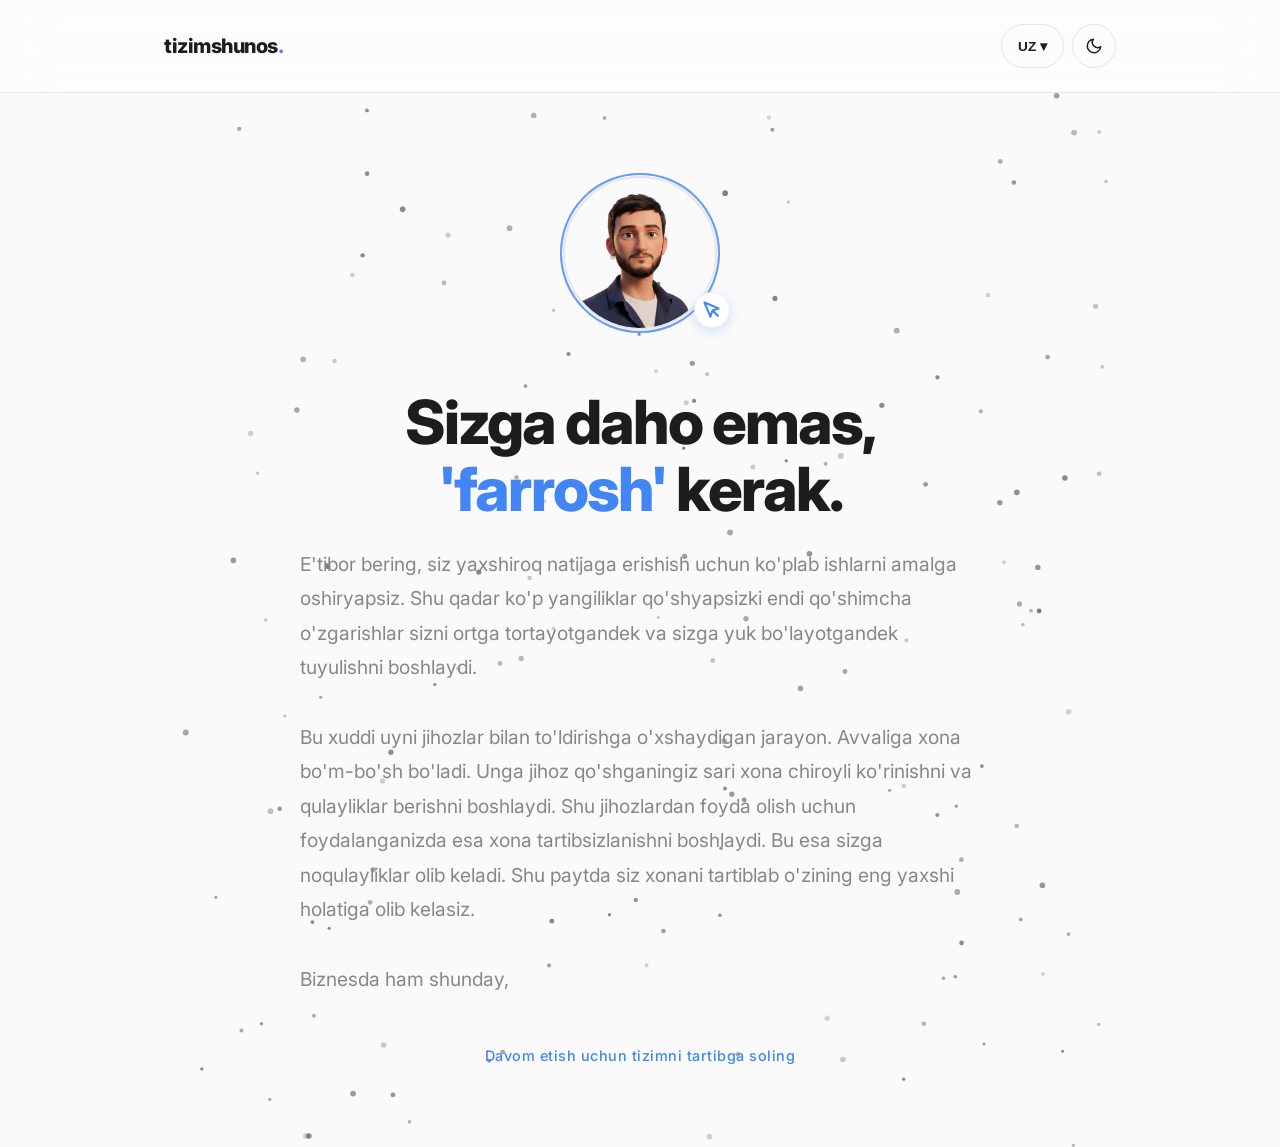
<file: index.html>
<!DOCTYPE html>
<html lang="uz">

<head>
    <meta charset="UTF-8">
    <meta name="viewport" content="width=device-width, initial-scale=1.0, maximum-scale=1.0, user-scalable=no">
    <title>Tizimshunos | Profil</title>
    <meta name="description" content="Tizimshunos: Tartib, Ta'lim va Ijod orqali jarayonlarni tizimlashtirish.">
    <link rel="preconnect" href="https://fonts.googleapis.com">
    <link rel="preconnect" href="https://fonts.gstatic.com" crossorigin>
    <link href="https://fonts.googleapis.com/css2?family=Inter:wght@400;500;600;700;800&display=swap" rel="stylesheet">
    <link rel="stylesheet" href="css/style.css">
    <!-- Google tag (gtag.js) -->
    <script async src="https://www.googletagmanager.com/gtag/js?id=G-QR35V02RZG"></script>
    <script>
        window.dataLayer = window.dataLayer || [];
        function gtag(){dataLayer.push(arguments);}
        gtag('js', new Date());

        gtag('config', 'G-QR35V02RZG');
    </script>
    <!-- Yandex.Metrika counter -->
    <script type="text/javascript">
        (function(m,e,t,r,i,k,a){
            m[i]=m[i]||function(){(m[i].a=m[i].a||[]).push(arguments)};
            m[i].l=1*new Date();
            for (var j = 0; j < document.scripts.length; j++) {if (document.scripts[j].src === r) { return; }}
            k=e.createElement(t),a=e.getElementsByTagName(t)[0],k.async=1,k.src=r,a.parentNode.insertBefore(k,a)
        })(window, document,'script','https://mc.yandex.ru/metrika/tag.js?id=108801962', 'ym');

        ym(108801962, 'init', {ssr:true, webvisor:true, clickmap:true, ecommerce:"dataLayer", referrer: document.referrer, url: location.href, accurateTrackBounce:true, trackLinks:true});
    </script>
    <noscript><div><img src="https://mc.yandex.ru/watch/108801962" style="position:absolute; left:-9999px;" alt="" /></div></noscript>
    <!-- /Yandex.Metrika counter -->
</head>

<body>

    <!-- Header Wrapper (sticky glass panel) -->
    <div class="header-wrapper">

        <header class="system-header fade-in-up">
            <div class="workspace header-inner-content">
                <div class="logo">tizimshunos<span class="dot-accent">.</span></div>
                <!-- Desktop nav: centered, hidden on mobile -->
                <nav class="desktop-nav">
                    <a href="#about-me" class="nav-link">Men haqimda</a>
                    <a href="#portfolio" class="nav-link">Portfolio</a>
                    <a href="#contact" class="nav-link btn-contact">Bog'lanish</a>
                </nav>
                <div class="header-actions">
                    <div class="lang-dropdown">
                        <button class="action-btn pill lang-toggle" id="langToggleBtn">UZ ▾</button>
                        <div class="lang-menu">
                            <button class="lang-option" data-lang="ru">RU</button>
                            <button class="lang-option" data-lang="en">EN</button>
                        </div>
                    </div>
                    <button id="themeToggle" class="action-btn circle theme-btn" title="Dark rejimga o'tish" aria-label="Toggle dark mode">
                        <svg id="themeIconSun" xmlns="http://www.w3.org/2000/svg" width="18" height="18" viewBox="0 0 24 24" fill="none" stroke="currentColor" stroke-width="2" stroke-linecap="round" stroke-linejoin="round" style="display:none;"><circle cx="12" cy="12" r="5"></circle><line x1="12" y1="1" x2="12" y2="3"></line><line x1="12" y1="21" x2="12" y2="23"></line><line x1="4.22" y1="4.22" x2="5.64" y2="5.64"></line><line x1="18.36" y1="18.36" x2="19.78" y2="19.78"></line><line x1="1" y1="12" x2="3" y2="12"></line><line x1="21" y1="12" x2="23" y2="12"></line><line x1="4.22" y1="19.78" x2="5.64" y2="18.36"></line><line x1="18.36" y1="5.64" x2="19.78" y2="4.22"></line></svg>
                        <svg id="themeIconMoon" xmlns="http://www.w3.org/2000/svg" width="18" height="18" viewBox="0 0 24 24" fill="none" stroke="currentColor" stroke-width="2" stroke-linecap="round" stroke-linejoin="round"><path d="M21 12.79A9 9 0 1 1 11.21 3 7 7 0 0 0 21 12.79z"></path></svg>
                    </button>
                    <button class="action-btn circle mobile-toggle" id="mobileMenuBtn" aria-label="Menu">
                        <svg class="icon-menu" width="20" height="20" viewBox="0 0 24 24" fill="none" stroke="currentColor" stroke-width="2" stroke-linecap="round" stroke-linejoin="round"><line x1="3" y1="12" x2="21" y2="12"></line><line x1="3" y1="6" x2="21" y2="6"></line><line x1="3" y1="18" x2="21" y2="18"></line></svg>
                        <svg class="icon-close" width="20" height="20" viewBox="0 0 24 24" fill="none" stroke="currentColor" stroke-width="2" stroke-linecap="round" stroke-linejoin="round"><polyline points="9 18 15 12 9 6"></polyline></svg>
                    </button>
                </div>
            </div>
        </header>

        <!-- Mobile Nav (inside wrapper so it shares the glass panel) -->
        <nav class="system-nav" id="mobileNav">
            <div class="workspace">
                <a href="#about-me" class="nav-link">Men haqimda</a>
                <a href="#portfolio" class="nav-link">Portfolio</a>
                <a href="#contact" class="nav-link btn-contact">Bog'lanish</a>
            </div>
        </nav>

    </div><!-- /header-wrapper -->

    <div class="workspace">

        <main class="system-main">

            <!-- INTERACTIVE HERO: Chaos → System -->
            <section id="about" class="hero-section">
                <canvas id="particleCanvas" class="particle-canvas"></canvas>
                
                <!-- Grid lines (visible only in ON state) -->
                <div class="grid-overlay" id="gridOverlay"></div>

                <div class="hero-content">
                    <!-- Avatar & Interaction Trigger -->
                    <div class="avatar-container" id="avatarContainer">
                        <div class="avatar-trigger" id="avatarTrigger" role="button" tabindex="0" aria-label="Initialize system">
                            <!-- Ripple rings -->
                            <div class="ripple-ring ripple-1"></div>
                            <div class="ripple-ring ripple-2"></div>
                            <div class="ripple-ring ripple-3"></div>

                            <div class="avatar-image-wrap">
                                <img src="img/profile.png" alt="Abdulloh" class="hero-avatar" onerror="this.src='https://ui-avatars.com/api/?name=A&background=1a1a1a&color=3B82F6&size=120&bold=true'">
                            </div>
                            
                            <!-- Cursor Icon -->
                            <div class="click-hint" id="clickHint">
                                <svg width="20" height="20" viewBox="0 0 24 24" fill="none" stroke="currentColor" stroke-width="2.5" stroke-linecap="round" stroke-linejoin="round">
                                    <path d="M3 3l7.07 16.97 2.51-7.39 7.39-2.51L3 3z"></path>
                                    <path d="M13 13l6 6"></path>
                                </svg>
                            </div>
                        </div>
                    </div>

                    <!-- Main Text -->
                    <h1 class="hero-headline">Sizga daho emas,<br><span class="highlight">'farrosh'</span> kerak.</h1>
                    <p class="hero-subtext">
                        E'tibor bering, siz yaxshiroq natijaga erishish uchun ko'plab ishlarni amalga oshiryapsiz. Shu qadar ko'p yangiliklar qo'shyapsizki endi qo'shimcha o'zgarishlar sizni ortga tortayotgandek va sizga yuk bo'layotgandek tuyulishni boshlaydi.
                        <br><br>
                        Bu xuddi uyni jihozlar bilan to'ldirishga o'xshaydigan jarayon. Avvaliga xona bo'm-bo'sh bo'ladi. Unga jihoz qo'shganingiz sari xona chiroyli ko'rinishni va qulayliklar berishni boshlaydi. Shu jihozlardan foyda olish uchun foydalanganizda esa xona tartibsizlanishni boshlaydi. Bu esa sizga noqulayliklar olib keladi. Shu paytda siz xonani tartiblab o'zining eng yaxshi holatiga olib kelasiz.
                        <br><br>
                        Biznesda ham shunday,<span class="hero-subtext-extra"> jarayon bo'layotgan joyda tartibsizlik boshlanadi. Shu jarayonlardan maksimal foyda olish uchun esa jarayonlarni tartiblab turishingiz kerak. Professional tilda buni "tizimlashtirish" deb atashadi. Men esa sizning atrofingizda bo'layotgan jarayonlarni tartiblash orqali natijangizni oshirishda yordam beraman.</span>
                    </p>

                    <!-- Interaction Hint -->
                    <p class="systematize-hint" id="systematizeHint">Davom etish uchun tizimni tartibga soling</p>
                </div>
            </section>

            <!-- HIDDEN CONTENT: Revealed only after Systematization -->
            <div id="restOfPage" class="revealed-content-wrap">
                <!-- Men haqimda Section -->
                <section id="about-me" class="content-section fade-in-up">
                    <div class="section-label text-blue">Men haqimda</div>
                    
                    <p style="margin-bottom: 2rem; color: var(--text-muted); font-size: 1.15rem;">O'zim haqimda qisqacha aytadigan bo'lsam, menda 3 ta super qobiliyat bor:</p>
                    
                    <div class="skills-gamified-container">
                        
                        <!-- SKILL 1: SORT -->
                        <div class="skill-card" id="skill-sort" data-skill="sort">
                            <div class="skill-card-header">
                                <span class="skill-title">🔢 Tartiblash</span>
                            </div>
                            <p class="skill-description">Chalkashliklarni tizimga solish va eng sodda holatga keltirish.</p>
                            
                            <!-- Animation Box -->
                            <div class="skill-animation-box" id="anim-sort">
                                <div class="blocks-container messy">
                                    <div class="block"></div><div class="block"></div><div class="block"></div><div class="block"></div><div class="block"></div>
                                </div>
                            </div>

                            <!-- Interaction Lane -->
                            <div class="interaction-lane">
                                <span class="lane-hint">SUURING &rarr;</span>
                                <div class="socket-target"></div>
                                <div class="draggable-core" id="core-sort" data-color="#3B82F6">🔢</div>
                            </div>
                        </div>

                        <!-- SKILL 2: EXPLAIN -->
                        <div class="skill-card" id="skill-explain" data-skill="explain">
                            <div class="skill-card-header">
                                <span class="skill-title">💡 Tushuntirish</span>
                            </div>
                            <p class="skill-description">Murakkab narsalarni hamma tushunadigan tilda yetkazish.</p>
                            
                            <div class="skill-animation-box" id="anim-explain">
                                <div class="blocks-container">
                                    <div class="block"></div><div class="block"></div><div class="block"></div><div class="block"></div><div class="block"></div>
                                </div>
                            </div>

                            <div class="interaction-lane">
                                <span class="lane-hint">SUURING &rarr;</span>
                                <div class="socket-target"></div>
                                <div class="draggable-core" id="core-explain" data-color="#FBBC05">💡</div>
                            </div>
                        </div>

                        <!-- SKILL 3: CREATE -->
                        <div class="skill-card" id="skill-create" data-skill="create">
                            <div class="skill-card-header">
                                <span class="skill-title">🎨 Ijodkorlik</span>
                            </div>
                            <p class="skill-description">Standartlardan tashqari, yangicha va estetik yechimlar yaratish.</p>
                            
                            <div class="skill-animation-box" id="anim-create">
                                <div class="blocks-container">
                                    <div class="block"></div><div class="block"></div><div class="block"></div><div class="block"></div><div class="block"></div>
                                </div>
                            </div>

                            <div class="interaction-lane">
                                <span class="lane-hint">SUURING &rarr;</span>
                                <div class="socket-target"></div>
                                <div class="draggable-core" id="core-create" data-color="#34A853">🎨</div>
                            </div>
                        </div>

                    </div>

                    <div class="about-cta-footer">
                        <p>Agar men haqimda chuqurroq tanishib chiqmoqchi bo'lsangiz quyidagi tugmani bosing:</p>
                        <a href="about.html" class="btn btn-primary" style="margin-top: 1.5rem;">Batafsil tanishish &rarr;</a>
                    </div>
                </section>

                <!-- PORTFOLIO SECTION -->
                <section id="portfolio" class="content-section fade-in-up">
                    <div class="section-label text-yellow">Ishlar</div>
                    <h2 class="section-title">Portfolio</h2>

                    <div class="empty-section-placeholder">
                        <p>Yaqinda yangi loyihalar va tizimli yechimlar haqida ma'lumotlar qo'shiladi.</p>
                    </div>
                </section>

                <!-- CONTACT SECTION -->
                <section id="contact" class="content-section fade-in-up">
                    <div class="section-label text-red">Aloqa</div>
                    <h2 class="section-title">Harakat qismi</h2>
                    <div class="contact-card">
                        <div class="contact-info">
                            <h3>Tartibsizlikni tizimga solish vaqti keldi</h3>
                            <p>Faqat aniq maqsadlar bilan tarmoqlarimdan birida gaplashamiz.</p>
                        </div>
                        <div class="contact-actions">
                            <a href="links.html" class="btn btn-primary">Barcha aloqa tarmoqlari &rarr;</a>
                        </div>
                    </div>
                </section>

                <!-- Footer -->
                <footer class="system-footer fade-in-up">
                    <div class="copyright">
                        Logic over everything &copy; <span id="year"></span>
                    </div>
                </footer>
            </div><!-- /revealed-content-wrap -->

    </div>

    <!-- Scripts -->
    <script src="js/main.js"></script>
    <script src="js/particles.js"></script>
</body>

</html>
</file>
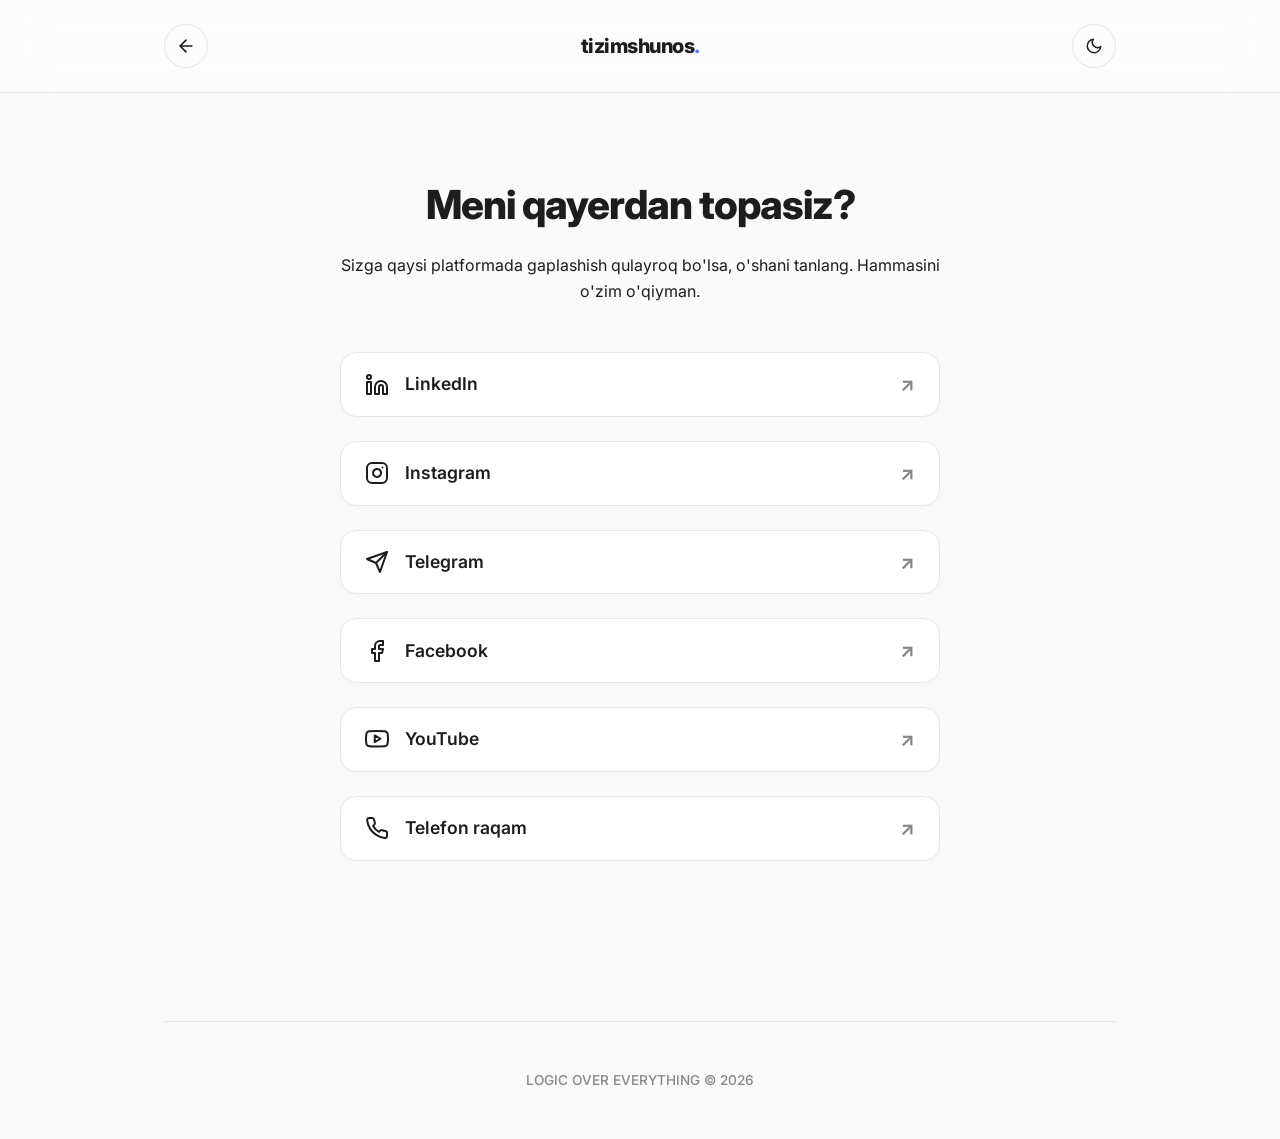
<file: links.html>
<!DOCTYPE html>
<html lang="uz">
<head>
    <meta charset="UTF-8">
    <meta name="viewport" content="width=device-width, initial-scale=1.0, maximum-scale=1.0, user-scalable=no">
    <title>Tizimshunos | Aloqa</title>
    <meta name="description" content="Tizimshunos bilan bog'lanish uchun rasmiy sahifalar va tarmoqlar.">
    <link rel="preconnect" href="https://fonts.googleapis.com">
    <link rel="preconnect" href="https://fonts.gstatic.com" crossorigin>
    <link href="https://fonts.googleapis.com/css2?family=Inter:wght@400;500;600;700;800&display=swap" rel="stylesheet">
    <link rel="stylesheet" href="css/style.css">
    <!-- Google tag (gtag.js) -->
    <script async src="https://www.googletagmanager.com/gtag/js?id=G-QR35V02RZG"></script>
    <script>
        window.dataLayer = window.dataLayer || [];
        function gtag(){dataLayer.push(arguments);}
        gtag('js', new Date());

        gtag('config', 'G-QR35V02RZG');
    </script>
    <!-- Yandex.Metrika counter -->
    <script type="text/javascript">
        (function(m,e,t,r,i,k,a){
            m[i]=m[i]||function(){(m[i].a=m[i].a||[]).push(arguments)};
            m[i].l=1*new Date();
            for (var j = 0; j < document.scripts.length; j++) {if (document.scripts[j].src === r) { return; }}
            k=e.createElement(t),a=e.getElementsByTagName(t)[0],k.async=1,k.src=r,a.parentNode.insertBefore(k,a)
        })(window, document,'script','https://mc.yandex.ru/metrika/tag.js?id=108801962', 'ym');

        ym(108801962, 'init', {ssr:true, webvisor:true, clickmap:true, ecommerce:"dataLayer", referrer: document.referrer, url: location.href, accurateTrackBounce:true, trackLinks:true});
    </script>
    <noscript><div><img src="https://mc.yandex.ru/watch/108801962" style="position:absolute; left:-9999px;" alt="" /></div></noscript>
    <!-- /Yandex.Metrika counter -->
</head>
<body>

    <!-- Header Wrapper (sticky glass panel) -->
    <div class="header-wrapper">

        <header class="system-header fade-in-up">
            <div class="workspace header-inner-content">
                <!-- Back to Home Button on the Left -->
                <a href="index.html" class="action-btn circle back-btn" title="Ortga qaytish" aria-label="Back to home">
                    <svg width="20" height="20" viewBox="0 0 24 24" fill="none" stroke="currentColor" stroke-width="2" stroke-linecap="round" stroke-linejoin="round"><line x1="19" y1="12" x2="5" y2="12"></line><polyline points="12 19 5 12 12 5"></polyline></svg>
                </a>

                <div class="logo">tizimshunos<span class="dot-accent">.</span></div>
                
                <div class="header-actions">
                    <button id="themeToggle" class="action-btn circle theme-btn" title="Dark rejimga o'tish" aria-label="Toggle dark mode">
                        <svg id="themeIconSun" xmlns="http://www.w3.org/2000/svg" width="18" height="18" viewBox="0 0 24 24" fill="none" stroke="currentColor" stroke-width="2" stroke-linecap="round" stroke-linejoin="round" style="display:none;"><circle cx="12" cy="12" r="5"></circle><line x1="12" y1="1" x2="12" y2="3"></line><line x1="12" y1="21" x2="12" y2="23"></line><line x1="4.22" y1="4.22" x2="5.64" y2="5.64"></line><line x1="18.36" y1="18.36" x2="19.78" y2="19.78"></line><line x1="1" y1="12" x2="3" y2="12"></line><line x1="21" y1="12" x2="23" y2="12"></line><line x1="4.22" y1="19.78" x2="5.64" y2="18.36"></line><line x1="18.36" y1="5.64" x2="19.78" y2="4.22"></line></svg>
                        <svg id="themeIconMoon" xmlns="http://www.w3.org/2000/svg" width="18" height="18" viewBox="0 0 24 24" fill="none" stroke="currentColor" stroke-width="2" stroke-linecap="round" stroke-linejoin="round"><path d="M21 12.79A9 9 0 1 1 11.21 3 7 7 0 0 0 21 12.79z"></path></svg>
                    </button>
                </div>
            </div>
        </header>

    </div><!-- /header-wrapper -->

    <div class="workspace">

        <main class="system-main links-page">
            <div class="links-wrapper fade-in-up" style="animation-delay: 0.2s;">
                <h1 class="section-title text-center" style="margin-bottom: 1rem;">Meni qayerdan topasiz?</h1>
                <p class="text-center text-muted" style="margin-bottom: var(--space-lg);">Sizga qaysi platformada gaplashish qulayroq bo'lsa, o'shani tanlang. Hammasini o'zim o'qiyman.</p>
                
                <div class="social-links-grid">
                    
                    <a href="#" class="social-card border-blue" target="_blank">
                        <span class="social-icon">
                            <svg xmlns="http://www.w3.org/2000/svg" width="24" height="24" viewBox="0 0 24 24" fill="none" stroke="currentColor" stroke-width="2" stroke-linecap="round" stroke-linejoin="round"><path d="M16 8a6 6 0 0 1 6 6v7h-4v-7a2 2 0 0 0-2-2 2 2 0 0 0-2 2v7h-4v-7a6 6 0 0 1 6-6z"></path><rect x="2" y="9" width="4" height="12"></rect><circle cx="4" cy="4" r="2"></circle></svg>
                        </span>
                        <div class="social-text">LinkedIn</div>
                        <span class="social-arrow">↗</span>
                    </a>
                    
                    <a href="#" class="social-card border-red" target="_blank">
                        <span class="social-icon">
                            <svg xmlns="http://www.w3.org/2000/svg" width="24" height="24" viewBox="0 0 24 24" fill="none" stroke="currentColor" stroke-width="2" stroke-linecap="round" stroke-linejoin="round"><rect x="2" y="2" width="20" height="20" rx="5" ry="5"></rect><path d="M16 11.37A4 4 0 1 1 12.63 8 4 4 0 0 1 16 11.37z"></path><line x1="17.5" y1="6.5" x2="17.51" y2="6.5"></line></svg>
                        </span>
                        <div class="social-text">Instagram</div>
                        <span class="social-arrow">↗</span>
                    </a>
                    
                    <a href="https://t.me/tizimshunos_uz" class="social-card border-blue" target="_blank">
                        <span class="social-icon">
                            <svg xmlns="http://www.w3.org/2000/svg" width="24" height="24" viewBox="0 0 24 24" fill="none" stroke="currentColor" stroke-width="2" stroke-linecap="round" stroke-linejoin="round"><line x1="22" y1="2" x2="11" y2="13"></line><polygon points="22 2 15 22 11 13 2 9 22 2"></polygon></svg>
                        </span>
                        <div class="social-text">Telegram</div>
                        <span class="social-arrow">↗</span>
                    </a>
                    
                    <a href="#" class="social-card border-blue" target="_blank">
                        <span class="social-icon">
                            <svg xmlns="http://www.w3.org/2000/svg" width="24" height="24" viewBox="0 0 24 24" fill="none" stroke="currentColor" stroke-width="2" stroke-linecap="round" stroke-linejoin="round"><path d="M18 2h-3a5 5 0 0 0-5 5v3H7v4h3v8h4v-8h3l1-4h-4V7a1 1 0 0 1 1-1h3z"></path></svg>
                        </span>
                        <div class="social-text">Facebook</div>
                        <span class="social-arrow">↗</span>
                    </a>

                    <a href="#" class="social-card border-red" target="_blank">
                        <span class="social-icon">
                            <svg xmlns="http://www.w3.org/2000/svg" width="24" height="24" viewBox="0 0 24 24" fill="none" stroke="currentColor" stroke-width="2" stroke-linecap="round" stroke-linejoin="round"><path d="M22.54 6.42a2.78 2.78 0 0 0-1.94-2C18.88 4 12 4 12 4s-6.88 0-8.6.46a2.78 2.78 0 0 0-1.94 2A29 29 0 0 0 1 11.75a29 29 0 0 0 .46 5.33 2.78 2.78 0 0 0 1.94 2c1.72.46 8.6.46 8.6.46s6.88 0 8.6-.46a2.78 2.78 0 0 0 1.94-2 29 29 0 0 0 .46-5.33 29 29 0 0 0-.46-5.33z"></path><polygon points="9.75 15.02 15.5 11.75 9.75 8.48 9.75 15.02"></polygon></svg>
                        </span>
                        <div class="social-text">YouTube</div>
                        <span class="social-arrow">↗</span>
                    </a>
                    
                    <a href="tel:+99890" class="social-card border-green">
                        <span class="social-icon">
                            <svg xmlns="http://www.w3.org/2000/svg" width="24" height="24" viewBox="0 0 24 24" fill="none" stroke="currentColor" stroke-width="2" stroke-linecap="round" stroke-linejoin="round"><path d="M22 16.92v3a2 2 0 0 1-2.18 2 19.79 19.79 0 0 1-8.63-3.07 19.5 19.5 0 0 1-6-6 19.79 19.79 0 0 1-3.07-8.67A2 2 0 0 1 4.11 2h3a2 2 0 0 1 2 1.72 12.84 12.84 0 0 0 .7 2.81 2 2 0 0 1-.45 2.11L8.09 9.91a16 16 0 0 0 6 6l1.27-1.27a2 2 0 0 1 2.11-.45 12.84 12.84 0 0 0 2.81.7A2 2 0 0 1 22 16.92z"></path></svg>
                        </span>
                        <div class="social-text">Telefon raqam</div>
                        <span class="social-arrow">↗</span>
                    </a>

                </div>
            </div>
        </main>
        
        <footer class="system-footer fade-in-up" style="animation-delay: 0.4s;">
            <div class="copyright">
                Logic over everything &copy; <span id="year"></span>
            </div>
        </footer>
    </div>
    <script src="js/main.js"></script>
</body>
</html>
</file>
<file: css/style.css>
/* 
========================================
   TIZIMSHUNOS - FULL SYSTEM CSS
   Design: Apple Vibe + Google Palette Accents
======================================== 
*/

:root {
    /* Google Colors */
    --sys-blue: #4285F4;
    --sys-red: #EA4335;
    --sys-yellow: #FBBC05;
    --sys-green: #34A853;

    /* Base Architecture */
    --bg-color: #FAFAFA; 
    --surface-color: #FFFFFF;
    --surface-hover: #FFFFFF;
    --text-main: #1D1D1F; 
    --text-muted: #86868B;
    --border-color: #E5E5EA;
    --header-bg: rgba(255, 255, 255, 0.45);
    --header-border: rgba(0, 0, 0, 0.08);

    /* Typography */
    --font-sans: 'Inter', -apple-system, BlinkMacSystemFont, "Segoe UI", Roboto, sans-serif;
    
    /* System Spacing */
    --space-sm: 0.75rem;
    --space-md: 1.5rem;
    --space-lg: 3rem;
    --space-xl: 5rem;
}

[data-theme="dark"] {
    --bg-color: #000000;
    --surface-color: #111112;
    --surface-hover: #1C1C1E;
    --text-main: #F5F5F7;
    --text-muted: #A1A1A6;
    --border-color: #333336;
    --header-bg: rgba(20, 20, 22, 0.4);
    --header-border: rgba(255, 255, 255, 0.08);
}

/* RESET */
* { box-sizing: border-box; margin: 0; padding: 0; }

body {
    font-family: var(--font-sans);
    background-color: var(--bg-color);
    color: var(--text-main);
    line-height: 1.6;
    -webkit-font-smoothing: antialiased;
    scroll-behavior: smooth;
    overflow-x: clip;
}

/* WORKSPACE CONTAINER */
.workspace {
    max-width: 1000px; /* Constrained for reading flow */
    margin: 0 auto;
    padding: 0 var(--space-md);
}

/* HEADER WRAPPER — the unified sticky glass panel */
.header-wrapper {
    position: sticky;
    top: 0;
    z-index: 1000;
    background-color: var(--header-bg);
    backdrop-filter: saturate(180%) blur(24px);
    -webkit-backdrop-filter: saturate(180%) blur(24px);
    border-bottom: 1px solid var(--header-border);
}

/* HEADER BAR — just layout, no background (wrapper provides it) */
.system-header {
    width: 100%;
}

.header-inner-content {
    display: flex;
    justify-content: space-between;
    align-items: center;
    flex-wrap: wrap;
    padding-top: var(--space-md);
    padding-bottom: var(--space-md);
}

.logo {
    order: 1;
    font-weight: 800;
    font-size: 1.25rem;
    letter-spacing: -0.5px;
    color: var(--text-main);
    width: auto;
    margin-bottom: 0;
    text-align: left;
}

.dot-accent { color: var(--sys-blue); }

.header-actions {
    order: 2;
    display: flex;
    align-items: center;
    gap: 8px;
}

.action-btn {
    background: transparent;
    border: 1px solid var(--border-color);
    color: var(--text-main);
    cursor: pointer;
    display: flex;
    align-items: center;
    justify-content: center;
    transition: all 0.2s;
}

.action-btn.circle {
    width: 44px;
    height: 44px;
    border-radius: 50%;
    padding: 0;
}

.action-btn.pill {
    padding: 0 16px;
    height: 44px;
    border-radius: 22px;
    font-size: 0.85rem;
    font-weight: 600;
    gap: 4px;
}

.action-btn:hover {
    background: var(--surface-color);
}

/* Desktop nav: centered inside header, hidden on mobile */
.desktop-nav {
    display: none;
    gap: 2rem;
    align-items: center;
    position: absolute;
    left: 50%;
    transform: translateX(-50%);
    animation: fadeInMenu 0.8s ease forwards;
}

body.system-activated .desktop-nav {
    display: flex;
}

@keyframes fadeInMenu {
    from { opacity: 0; transform: translate(-50%, -10px); }
    to { opacity: 1; transform: translate(-50%, 0); }
}

.desktop-nav .nav-link {
    display: inline-block;
    text-decoration: none;
    color: var(--text-muted);
    font-weight: 500;
    font-size: 0.95rem;
    transition: color 0.2s ease;
    white-space: nowrap;
}

.desktop-nav .nav-link:hover {
    color: var(--text-main);
}

.desktop-nav .btn-contact {
    color: var(--sys-blue);
    font-weight: 600;
}

/* Mobile nav overlay: hidden on desktop */
.system-nav {
    display: none;
}

.system-nav .nav-link,
.system-nav .btn-secondary {
    display: inline-block;
    text-decoration: none;
    color: var(--text-muted);
    font-weight: 500;
    font-size: 0.95rem;
    transition: all 0.2s ease;
    white-space: normal;
    text-align: center;
    padding: 0;
    background: transparent;
    border: none;
    border-radius: 0;
}

.system-nav .nav-link:hover,
.system-nav .btn-secondary:hover {
    color: var(--text-main);
    background: transparent;
    transform: none;
}

.system-nav .btn-contact {
    background: var(--text-main) !important;
    color: var(--bg-color) !important;
    padding: 8px 16px;
    border-radius: 20px !important;
    display: inline-flex;
    transition: all 0.2s;
    font-weight: 600;
}

.system-nav .btn-contact:hover {
    transform: scale(1.02);
    opacity: 0.9;
}

.mobile-toggle {
    display: none !important;
}

/* Toggle Menu icons logic (Fallback) */
.mobile-toggle .icon-close { display: none; }
.mobile-toggle.active .icon-menu { display: none; }
.mobile-toggle.active .icon-close { display: block; }
/* HERO SECTION — Interactive Chaos → System */
.hero-section {
    position: relative;
    min-height: 90vh;
    display: flex;
    flex-direction: column;
    align-items: center;
    justify-content: center;
    padding: var(--space-xl) 0;
    overflow: hidden;
}

.particle-canvas {
    position: absolute;
    top: 0;
    left: 0;
    width: 100%;
    height: 100%;
    z-index: 0;
    pointer-events: none;
}

.grid-overlay {
    position: absolute;
    top: 0;
    left: 0;
    width: 100%;
    height: 100%;
    z-index: 0;
    pointer-events: none;
    opacity: 0;
    transition: opacity 1s ease;
    background-image:
        linear-gradient(rgba(59, 130, 246, 0.05) 1px, transparent 1px),
        linear-gradient(90deg, rgba(59, 130, 246, 0.05) 1px, transparent 1px);
    background-size: 40px 40px;
}

.grid-overlay.visible {
    opacity: 1;
}

.hero-content {
    position: relative;
    z-index: 2;
    display: flex;
    flex-direction: column;
    align-items: center;    /* Centered general layout */
    text-align: center;     /* Default text center */
    max-width: 800px;
    margin: 0 auto;
    width: 100%;
    padding: 0 var(--space-md);
}

/* Ripple Rings — pulsating rings around avatar */
.ripple-ring {
    position: absolute;
    top: 50%;
    left: 50%;
    width: 100%;
    height: 100%;
    border-radius: 50%;
    border: 2px solid rgba(66, 133, 244, 0.4);
    transform: translate(-50%, -50%) scale(1);
    animation: ripplePulse 3s infinite ease-out;
    pointer-events: none;
}

.ripple-2 { animation-delay: 1s; }
.ripple-3 { animation-delay: 2s; }

@keyframes ripplePulse {
    0% {
        transform: translate(-50%, -50%) scale(1);
        opacity: 0.6;
        border-color: rgba(66, 133, 244, 0.5);
    }
    100% {
        transform: translate(-50%, -50%) scale(1.8);
        opacity: 0;
        border-color: rgba(66, 133, 244, 0);
    }
}

/* Hide hints when system is ON */
.avatar-container.system-on .click-hint,
.avatar-container.system-on .ripple-ring,
#about.system-active .systematize-hint {
    opacity: 0 !important;
    visibility: hidden;
    animation: none;
    transition: opacity 0.6s ease;
}

/* Hint text */
.systematize-hint {
    margin-top: 3rem;
    font-size: 0.9rem;
    color: #4285F4;
    font-weight: 500;
    letter-spacing: 0.5px;
    text-align: center;
    animation: pulseHint 2.5s infinite ease-in-out;
}

@keyframes pulseHint {
    0%, 100% { opacity: 0.5; }
    50% { opacity: 1; }
}


/* Avatar & Switch Container */
.avatar-container {
    display: flex;
    flex-direction: column;
    align-items: center; /* Centered as requested */
    align-self: center;   /* Centered relative to hero-content */
    gap: 1.5rem;
    margin-bottom: 3.5rem;
}

.avatar-image-wrap {
    width: 160px;
    height: 160px;
    border-radius: 50%;
    position: relative;
    padding: 3px;
    background: transparent;
    transition: all 0.8s ease;
}

.avatar-image-wrap::before {
    content: '';
    position: absolute;
    top: -5px;
    left: -5px;
    right: -5px;
    bottom: -5px;
    border-radius: 50%;
    background: #4285F4;
    filter: blur(25px);
    opacity: 0;
    transition: opacity 1s ease;
    z-index: -1;
}

.avatar-container.system-on .avatar-image-wrap::before {
    opacity: 0.8;
}

/* Avatar Interaction Trigger */
.avatar-trigger {
    position: relative;
    cursor: pointer;
    transition: transform 0.3s cubic-bezier(0.175, 0.885, 0.32, 1.275);
    user-select: none;
    -webkit-tap-highlight-color: transparent;
}

.avatar-trigger:hover {
    transform: scale(1.05);
}

.avatar-trigger:active {
    transform: scale(0.95);
}

/* Click Hint Hand Icon */
.click-hint {
    position: absolute;
    bottom: 5px;
    right: -10px;
    color: var(--sys-blue);
    background: var(--surface-color);
    width: 36px;
    height: 36px;
    display: flex;
    align-items: center;
    justify-content: center;
    border-radius: 50%;
    box-shadow: 0 4px 12px rgba(59, 130, 246, 0.2);
    border: 1px solid rgba(59, 130, 246, 0.1);
    z-index: 10;
    animation: cursorTap 1.8s infinite ease-in-out;
    pointer-events: none; /* Let clicks pass through to avatar-trigger */
    transition: opacity 0.5s ease, visibility 0.5s ease;
}

/* Hide hint when system is ON */
.avatar-container.system-on .click-hint,
#about.system-active .interaction-hint-wrapper {
    opacity: 0;
    visibility: hidden;
    pointer-events: none;
}

/* Progressive Reveal Content */
.revealed-content-wrap {
    display: none;
    opacity: 0;
    transform: translateY(30px);
    transition: all 1.2s cubic-bezier(0.16, 1, 0.3, 1);
}

.revealed-content-wrap.is-visible {
    display: block;
    opacity: 1;
    transform: translateY(0);
}

.hero-subtext-extra {
    display: none;
    opacity: 0;
    color: var(--sys-blue);
    font-weight: 600;
}

#about.system-active .hero-subtext-extra {
    display: inline;
    animation: fadeInReveal 1.2s forwards;
}

@keyframes fadeInReveal {
    from { opacity: 0; }
    to { opacity: 1; }
}

@keyframes cursorTap {
    0%, 100% { transform: translate(0, 0) scale(1); }
    50% { transform: translate(3px, 3px) scale(0.9); }
}

@keyframes rotateGlow {
    from { transform: rotate(0deg); }
    to { transform: rotate(360deg); }
}

.hero-avatar {
    width: 100%;
    height: 100%;
    object-fit: cover;
    border-radius: 50%;
    border: 2px solid var(--border-color);
    transition: border-color 0.8s ease;
}

.avatar-container.system-on .hero-avatar {
    border-color: #3B82F6;
}

/* Hero Text */
.hero-headline {
    font-size: 3.8rem;
    font-weight: 800;
    letter-spacing: -2px;
    line-height: 1.1;
    margin-bottom: 1.5rem;
    color: var(--text-main);
    text-align: center;     /* Headline centered */
}

.hero-headline .highlight {
    color: #4285F4; /* Google Blue */
}

.hero-subtext {
    font-size: 1.2rem;
    color: var(--text-muted);
    line-height: 1.8;
    max-width: 680px;
    text-align: left;
}


.text-center { text-align: center; }

.pillars-container {
    display: grid;
    grid-template-columns: repeat(3, 1fr);
    gap: var(--space-md);
    width: 100%;
}

.pillar-card {
    background: var(--surface-color);
    border-radius: 20px;
    padding: var(--space-lg) var(--space-md);
    text-align: center;
    border: 1px solid var(--border-color);
    transition: all 0.3s cubic-bezier(0.25, 0.8, 0.25, 1);
    box-shadow: 0 4px 6px rgba(0,0,0,0.02);
}

.pillar-card:hover { transform: translateY(-5px); box-shadow: 0 12px 24px rgba(0,0,0,0.06); }

.border-blue { border-top: 4px solid var(--sys-blue); }
.border-yellow { border-top: 4px solid var(--sys-yellow); }
.border-green { border-top: 4px solid var(--sys-green); }

.emoji-display {
    font-size: 4rem;
    margin-bottom: var(--space-md);
    line-height: 1;
    user-select: none;
    transition: transform 0.3s ease;
}
.pillar-card:hover .emoji-display { transform: scale(1.1); }

.pillar-title {
    font-size: 1.5rem;
    font-weight: 700;
    letter-spacing: -0.5px;
    margin-bottom: 0.5rem;
}
.pillar-desc {
    font-size: 0.95rem;
    color: var(--text-muted);
}

/* CONTENT SECTIONS */
.content-section {
    padding: var(--space-lg) 0;
    border-top: 1px solid var(--border-color);
}

.section-label {
    font-size: 0.85rem;
    font-weight: 700;
    letter-spacing: 1px;
    text-transform: uppercase;
    margin-bottom: 0.5rem;
}
.text-blue { color: var(--sys-blue); }
.text-yellow { color: var(--sys-yellow); }
.text-red { color: var(--sys-red); }

.section-title {
    font-size: 2.5rem;
    font-weight: 800;
    letter-spacing: -1px;
    margin-bottom: var(--space-lg);
    color: var(--text-main);
}

/* ABOUT */
.text-block p {
    font-size: 1.15rem;
    color: var(--text-muted);
    max-width: 800px;
    margin-bottom: var(--space-md);
}
.text-block p strong { color: var(--text-main); }

/* PORTFOLIO */
.portfolio-grid {
    display: grid;
    grid-template-columns: repeat(auto-fit, minmax(300px, 1fr));
    gap: var(--space-md);
}

.port-card {
    background: var(--surface-color);
    padding: var(--space-md);
    border-radius: 16px;
    border: 1px solid var(--border-color);
    transition: box-shadow 0.2s ease;
}
.port-card:hover { box-shadow: 0 8px 16px rgba(0,0,0,0.04); }

.port-status {
    display: inline-flex;
    align-items: center;
    gap: 6px;
    font-size: 0.8rem;
    font-weight: 600;
    padding: 4px 10px;
    border-radius: 12px;
    margin-bottom: 1rem;
    background: var(--bg-color);
}
.status-green { color: var(--sys-green); border: 1px solid rgba(52,168,83,0.2); }
.status-blue { color: var(--sys-blue); border: 1px solid rgba(66,133,244,0.2); }

.dot { width: 6px; height: 6px; border-radius: 50%; }
.bg-blue { background: var(--sys-blue); }
.pulse-green { background: var(--sys-green); box-shadow: 0 0 0 rgba(52, 168, 83, 0.4); animation: pulse 2s infinite; }

.port-card h3 {
    font-size: 1.25rem;
    margin-bottom: 0.5rem;
}
.port-card p {
    font-size: 0.95rem;
    color: var(--text-muted);
}

/* CONTACT */
.contact-card {
    background: var(--surface-color);
    border: 1px solid var(--border-color);
    border-radius: 20px;
    padding: var(--space-lg);
    display: flex;
    justify-content: space-between;
    align-items: center;
    flex-wrap: wrap;
    gap: var(--space-md);
}

.contact-info h3 { font-size: 1.5rem; margin-bottom: 0.5rem; }
.contact-info p { color: var(--text-muted); }

.btn-primary {
    display: inline-flex;
    background: var(--sys-blue);
    color: white;
    text-decoration: none;
    padding: 12px 24px;
    border-radius: 10px;
    font-weight: 500;
    transition: background 0.2s ease;
}
.btn-primary:hover { background: #3367D6; }

/* FOOTER */
.system-footer {
    padding: var(--space-lg) 0;
    text-align: center;
    border-top: 1px solid var(--border-color);
    margin-top: var(--space-xl);
}
.copyright {
    font-size: 0.85rem;
    color: var(--text-muted);
    font-weight: 500;
    text-transform: uppercase;
}

/* ANIMATIONS */
@keyframes pulse {
    0% { box-shadow: 0 0 0 0 rgba(52, 168, 83, 0.4); }
    70% { box-shadow: 0 0 0 6px rgba(52, 168, 83, 0); }
    100% { box-shadow: 0 0 0 0 rgba(52, 168, 83, 0); }
}
@keyframes fadeInUp {
    from { opacity: 0; transform: translateY(20px); }
    to { opacity: 1; transform: translateY(0); }
}
.fade-in-up { animation: fadeInUp 0.6s ease-out both; }

/* GAMIFIED SKILLS SECTION */
.section-label-mono {
    font-family: 'Courier New', Courier, monospace;
    font-size: 0.75rem;
    letter-spacing: 0.3em;
    text-transform: uppercase;
    font-weight: 700;
    margin-bottom: 1rem;
}

.main-heading-gradient {
    background: linear-gradient(to right, #4285F4, #9333EA, #EC4899);
    -webkit-background-clip: text;
    -webkit-text-fill-color: transparent;
    background-clip: text;
}

.skills-gamified-container {
    display: grid;
    grid-template-columns: repeat(3, 1fr);
    gap: 1.5rem;
    margin: 3rem 0;
}

.skill-card {
    background: var(--surface-color);
    border: 1px solid var(--border-color);
    border-radius: 24px;
    padding: 1.5rem;
    transition: all 0.6s cubic-bezier(0.16, 1, 0.3, 1);
    position: relative;
    overflow: hidden;
    display: flex;
    flex-direction: column;
}

.skill-card.activated {
    border-color: transparent;
}

.skill-card-header {
    display: flex;
    justify-content: space-between;
    align-items: center;
    margin-bottom: 0.75rem;
}

.skill-title {
    font-size: 1.25rem;
    font-weight: 700;
}

.skill-status {
    font-size: 0.65rem;
    font-weight: 800;
    letter-spacing: 0.1em;
    padding: 4px 10px;
    background: var(--bg-color);
    border-radius: 20px;
    color: var(--text-muted);
    transition: all 0.4s ease;
}

.skill-description {
    font-size: 0.95rem;
    color: var(--text-muted);
    margin-bottom: 1.5rem;
}

.skill-animation-box {
    height: 100px;
    background: rgba(0,0,0,0.02);
    border-radius: 16px;
    margin-bottom: 1.5rem;
    display: flex;
    align-items: center;
    justify-content: center;
    overflow: hidden;
    position: relative;
}

[data-theme="dark"] .skill-animation-box { background: rgba(255,255,255,0.03); }

/* Animation Sub-elements */
.chaos-dots { display: flex; gap: 8px; }
.dot { width: 12px; height: 12px; border-radius: 4px; background: var(--text-muted); opacity: 0.3; transform: rotate(15deg); transition: all 0.5s ease; }

.glitch-text { font-family: monospace; font-size: 0.7rem; color: var(--text-muted); opacity: 0.5; animation: glitchPulse 2s infinite; }
@keyframes glitchPulse { 0%, 100% { opacity: 0.3; } 50% { opacity: 0.6; } }

.blocks-container {
    display: flex;
    align-items: flex-end;
    gap: 8px;
    height: 40px;
    transition: all 0.5s ease;
}

.block {
    width: 20px;
    height: 20px;
    background: var(--text-muted);
    opacity: 0.2;
    border-radius: 4px;
    transition: all 0.6s cubic-bezier(0.175, 0.885, 0.32, 1.275);
}

.blocks-container.messy .block:nth-child(1) { transform: rotate(-15deg) translateY(5px); }
.blocks-container.messy .block:nth-child(2) { transform: rotate(10deg) translateY(-3px); }
.blocks-container.messy .block:nth-child(3) { transform: rotate(-5deg) translateY(8px); }
.blocks-container.messy .block:nth-child(4) { transform: rotate(20deg) translateY(-6px); }
.blocks-container.messy .block:nth-child(5) { transform: rotate(-10deg) translateY(2px); }



/* Interaction Lane */
.interaction-lane {
    height: 56px;
    background: rgba(0,0,0,0.03);
    border-radius: 28px;
    position: relative;
    display: flex;
    align-items: center;
    padding: 0 8px;
    border: 1px solid var(--border-color);
    margin-top: auto;
}
[data-theme="dark"] .interaction-lane { background: rgba(255,255,255,0.05); }

.lane-hint {
    position: absolute;
    width: 100%;
    text-align: center;
    font-size: 0.6rem;
    font-weight: 800;
    color: var(--text-muted);
    opacity: 0.4;
    letter-spacing: 0.2em;
    pointer-events: none;
}

.socket-target {
    margin-left: auto;
    width: 40px;
    height: 40px;
    border: 2px dashed var(--border-color);
    border-radius: 50%;
    display: flex;
    align-items: center;
    justify-content: center;
    transition: all 0.3s ease;
}

.draggable-core {
    position: absolute;
    left: 8px;
    width: 40px;
    height: 40px;
    background: var(--text-main);
    color: white;
    border-radius: 50%;
    display: flex;
    align-items: center;
    justify-content: center;
    font-size: 1.2rem;
    cursor: grab;
    z-index: 5;
    user-select: none;
    touch-action: none;
    box-shadow: 0 4px 12px rgba(0,0,0,0.1);
    transition: transform 0.1s ease;
}

.draggable-core:active { cursor: grabbing; transform: scale(1.1); }

/* Activated States */
.skill-card.activated .socket-target {
    background: var(--active-color);
    border-color: transparent;
    color: white;
    cursor: pointer;
    z-index: 10; /* Ensure it is above the invisible core */
}
.skill-card.activated .socket-target::after {
    content: '✓';
    font-size: 0.8rem;
    font-weight: bold;
    animation: scaleIn 0.3s ease;
}
@keyframes scaleIn { from { transform: scale(0); } to { transform: scale(1); } }

.skill-card.activated .lane-hint { opacity: 0; }
.skill-card.activated .draggable-core { 
    opacity: 0; 
    pointer-events: none;
    transform: translateX(165px) scale(0.5); /* Pre-position for deactivation logic */
}

.about-cta-footer {
    border-top: 1px solid var(--border-color);
    padding-top: 2rem;
    margin-top: 2rem;
    display: flex;
    justify-content: space-between;
    align-items: center;
    gap: 2rem;
}

.about-cta-footer p {
    margin-bottom: 0 !important;
}

/* LINKS PAGE / SOCIAL HUB */
.links-page {
    min-height: 60vh;
    display: flex;
    justify-content: center;
    align-items: center;
    padding: var(--space-xl) 0;
}

.links-wrapper {
    width: 100%;
    max-width: 600px; /* Constrained focus */
    margin: 0 auto;
}

.text-center { text-align: center; }

.social-links-grid {
    display: flex;
    flex-direction: column;
    gap: var(--space-md);
}

.social-card {
    display: flex;
    align-items: center;
    background: var(--surface-color);
    border: 1px solid var(--border-color);
    padding: 16px 24px;
    border-radius: 16px;
    text-decoration: none;
    color: var(--text-main);
    transition: all 0.2s ease;
    box-shadow: 0 4px 6px rgba(0,0,0,0.01);
}

.social-card:hover {
    transform: translateY(-4px);
    box-shadow: 0 10px 20px rgba(0,0,0,0.05);
    background: var(--surface-hover);
}

.social-icon {
    display: flex;
    align-items: center;
    justify-content: center;
    margin-right: 16px;
    color: var(--text-main);
}

.social-icon svg {
    width: 24px;
    height: 24px;
    stroke: currentColor;
    transition: stroke 0.2s;
}

.social-text {
    flex: 1;
    font-size: 1.1rem;
    font-weight: 600;
}

.social-arrow {
    color: var(--text-muted);
    font-weight: 700;
    font-size: 1.2rem;
    transition: color 0.2s;
}

.social-card:hover .social-arrow {
    color: var(--text-main);
}

.btn-secondary {
    display: inline-flex;
    background: transparent;
    color: var(--text-muted);
    border: 1px solid var(--border-color);
    padding: 8px 16px;
    border-radius: 20px;
    font-size: 0.9rem;
    text-decoration: none;
    transition: all 0.2s ease;
}
.btn-secondary:hover { background: var(--bg-color); color: var(--text-main); }

/* TROLL LANG DROPDOWN & TOAST */
.lang-dropdown {
    position: relative;
    display: inline-block;
}
.lang-menu {
    position: absolute;
    top: 100%;
    left: 50%;
    transform: translateX(-50%) translateY(10px);
    background: var(--surface-color);
    border: 1px solid var(--border-color);
    border-radius: 12px;
    padding: 4px;
    display: flex;
    flex-direction: column;
    gap: 2px;
    opacity: 0;
    visibility: hidden;
    transition: all 0.2s;
    box-shadow: 0 4px 12px rgba(0,0,0,0.1);
    z-index: 100;
}
.lang-dropdown.open .lang-menu {
    opacity: 1;
    visibility: visible;
    transform: translateX(-50%) translateY(5px);
}
.lang-option {
    background: transparent;
    border: none;
    color: var(--text-main);
    padding: 8px 16px;
    border-radius: 8px;
    font-size: 0.85rem;
    font-weight: 500;
    cursor: pointer;
    text-align: center;
    width: 100%;
}
.lang-option:hover {
    background: var(--bg-color);
}

.vibe-toast-container {
    position: fixed;
    bottom: 2rem;
    left: 50%;
    transform: translateX(-50%);
    z-index: 10000;
    display: flex;
    flex-direction: column;
    gap: 10px;
    pointer-events: none;
    align-items: center;
}

.vibe-toast {
    background: var(--text-main);
    color: var(--bg-color);
    padding: 14px 24px;
    border-radius: 30px;
    font-size: 0.95rem;
    font-weight: 500;
    box-shadow: 0 10px 40px rgba(0,0,0,0.15);
    animation: toastEnter 0.5s cubic-bezier(0.175, 0.885, 0.32, 1.275) forwards;
    display: flex;
    align-items: center;
    gap: 10px;
    max-width: 90vw;
    text-align: center;
    line-height: 1.4;
}

.vibe-toast.hiding {
    animation: toastLeave 0.4s ease forwards;
}

@keyframes toastEnter {
    from { opacity: 0; transform: translateY(30px) scale(0.9); }
    to { opacity: 1; transform: translateY(0) scale(1); }
}

/* ABOUT PAGE SPECIFIC */
.method-grid {
    display: grid;
    grid-template-columns: repeat(auto-fit, minmax(280px, 1fr));
    gap: 2rem;
    margin-top: 2rem;
}

.method-step {
    background: var(--bg-color);
    border: 1px solid var(--border-color);
    padding: 2.5rem;
    border-radius: 20px;
    position: relative;
    transition: all 0.4s ease;
}

.method-step:hover {
    border-color: var(--text-blue);
    transform: translateY(-5px);
    box-shadow: 0 10px 30px rgba(66, 133, 244, 0.1);
}

.step-num {
    font-size: 3rem;
    font-weight: 800;
    color: var(--text-blue);
    opacity: 0.1;
    position: absolute;
    top: 1rem;
    right: 1.5rem;
}

.content-grid-two-cols {
    display: grid;
    grid-template-columns: 1.5fr 1fr;
    gap: 4rem;
    margin-top: 4rem;
}

.timeline {
    border-left: 2px solid var(--border-color);
    padding-left: 2rem;
    position: relative;
}

.timeline-item {
    margin-bottom: 3rem;
    position: relative;
}

.timeline-item::before {
    content: '';
    position: absolute;
    left: -2.7rem;
    top: 0.5rem;
    width: 20px;
    height: 20px;
    background: var(--bg-color);
    border: 3px solid var(--text-green);
    border-radius: 50%;
}

.timeline h4 { margin: 0.5rem 0; font-size: 1.2rem; }
.year { font-size: 0.85rem; font-weight: 600; color: var(--text-green); text-transform: uppercase; letter-spacing: 1px; }

.values-card {
    background: var(--text-main);
    color: var(--bg-color);
    padding: 2.5rem;
    border-radius: 24px;
    position: sticky;
    top: 100px;
}

.values-list { list-style: none; padding: 0; margin-top: 1.5rem; }
.values-list li { margin-bottom: 1.2rem; line-height: 1.6; }

@media (max-width: 992px) {
    .content-grid-two-cols { grid-template-columns: 1fr; gap: 3rem; }
}

@keyframes toastLeave {
    from { opacity: 1; transform: translateY(0) scale(1); }
    to { opacity: 0; transform: translateY(30px) scale(0.9); }
}

/* RESPONSIVE */
@media (max-width: 768px) {
    :root {
        --space-xl: 3rem;
        --space-lg: 2rem;
        --space-md: 1.2rem;
    }

    .workspace {
        padding: 0 1rem;
    }

    .header-inner-content {
        padding-top: var(--space-sm);
        padding-bottom: var(--space-sm);
    }

    .logo {
        font-size: 1.15rem;
    }

    .header-actions {
        gap: 6px;
    }

    .action-btn.circle {
        width: 40px;
        height: 40px;
    }

    .action-btn.pill {
        height: 40px;
        padding: 0 12px;
        font-size: 0.8rem;
    }

    .hero-headline {
        font-size: 2.2rem;
        letter-spacing: -1px;
    }

    .hero-subtext {
        font-size: 0.95rem;
    }

    .avatar-card {
        padding: 1.2rem 1.5rem;
    }

    .avatar-image-wrap {
        width: 150px;
        height: 150px;
    }

    .systematize-hint {
        margin-top: 1.5rem;
    }

    .desktop-nav {
        display: none !important;
    }

    body.system-activated .mobile-toggle {
        display: flex !important;
    }

    .system-nav {
        display: block;
        width: 100%;
        /* Smooth reveal via max-height */
        max-height: 0;
        overflow: hidden;
        opacity: 0;
        transform-origin: top;
        transition: max-height 0.35s cubic-bezier(0.16, 1, 0.3, 1), opacity 0.3s ease;
    }

    .system-nav.active {
        max-height: 400px;
        opacity: 1;
    }

    .system-nav .nav-link,
    .system-nav .btn-secondary,
    .system-nav .btn-contact {
        display: block;
        text-decoration: none;
        color: var(--text-muted) !important;
        font-weight: 500;
        font-size: 1.05rem;
        transition: all 0.2s ease;
        white-space: normal;
        text-align: left;
        padding: 18px 0;
        background: transparent !important;
        border: none !important;
        border-bottom: 1px solid var(--border-color) !important;
        border-radius: 0 !important;
    }

    .system-nav .nav-link:last-child,
    .system-nav .btn-contact:last-child {
        border-bottom: none !important;
    }

    .system-nav .workspace {
        padding-top: 0.5rem;
        padding-bottom: 1.5rem;
    }

    .system-nav.active .nav-link,
    .system-nav.active .btn-secondary,
    .system-nav.active .btn-contact {
        animation: linkFadeIn 0.4s ease forwards;
        opacity: 0;
    }
    
    .system-nav.active .workspace *:nth-child(1) { animation-delay: 0.05s; }
    .system-nav.active .workspace *:nth-child(2) { animation-delay: 0.1s; }
    .system-nav.active .workspace *:nth-child(3) { animation-delay: 0.15s; }
    .system-nav.active .workspace *:nth-child(4) { animation-delay: 0.2s; }
    
    @keyframes linkFadeIn {
        0% { opacity: 0; transform: translateX(-15px); }
        100% { opacity: 1; transform: translateX(0); }
    }

    .system-nav .nav-link:hover,
    .system-nav .btn-secondary:hover,
    .system-nav .btn-contact:hover { 
        color: var(--text-main) !important; 
        background: transparent !important;
        transform: translateX(6px) !important;
        opacity: 1 !important;
    }

    .system-title {
        font-size: 2.3rem;
        line-height: 1.15;
    }

    .manifesto-text p {
        font-size: 1rem;
    }
    

    .section-title {
        font-size: 2rem;
    }

    .skills-gamified-container { 
        grid-template-columns: 1fr; 
        gap: var(--space-md);
    }

    .portfolio-grid {
        grid-template-columns: 1fr;
    }
    
    .hero-section { 
        min-height: auto; 
        padding: var(--space-lg) 0 1rem 0; /* Reduced bottom padding on mobile */
    }

    .revealed-content-wrap .content-section:first-child {
        padding-top: 1rem; /* Tighten the gap for the first section */
    }

    .contact-card { 
        flex-direction: column; 
        text-align: center; 
        align-items: center; 
        padding: 1.5rem 1rem;
    }
    
    .contact-actions, .btn-primary {
        width: 100%;
        justify-content: center;
    }

    .vibe-toast {
        width: 90vw;
        font-size: 0.9rem;
        padding: 12px 18px;
        border-radius: 20px;
    }
    .about-cta-footer { 
        flex-direction: column; 
        text-align: center; 
        align-items: center; 
        gap: 1.5rem;
    }
}
</file>
